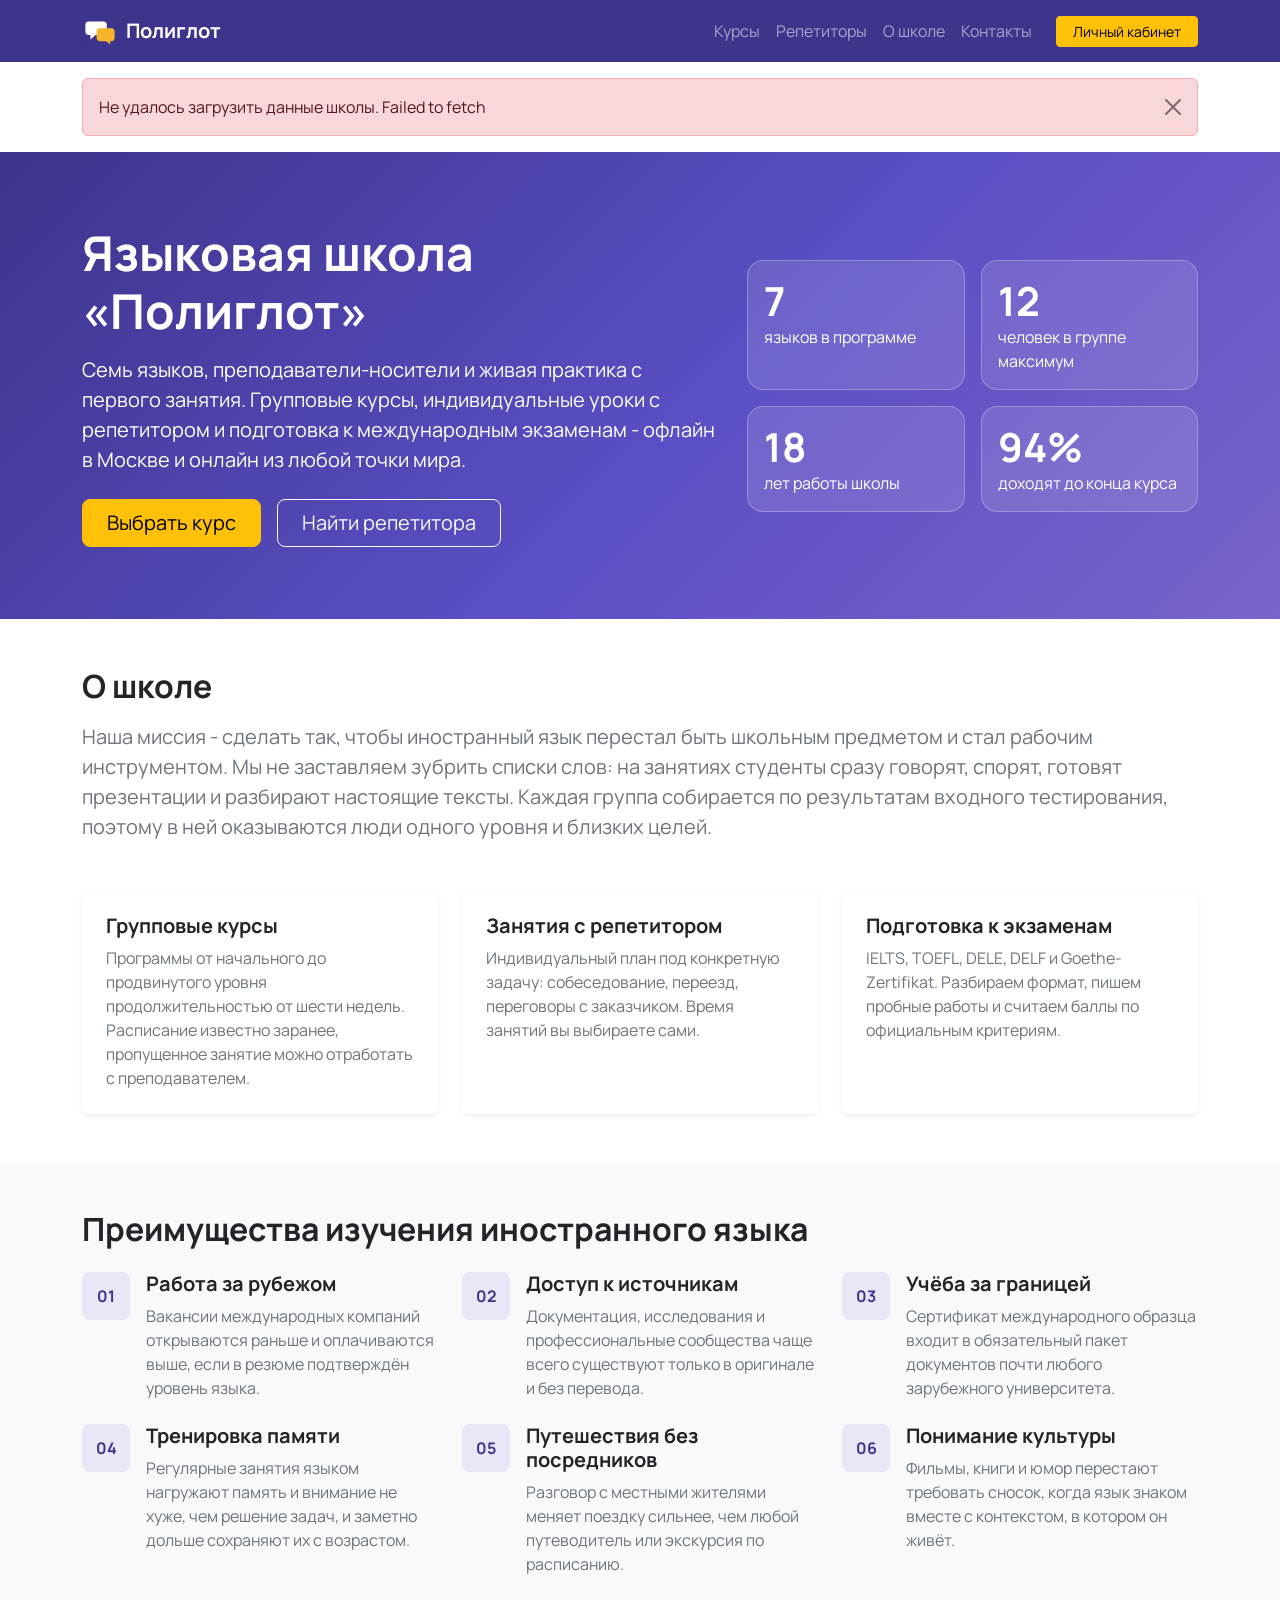
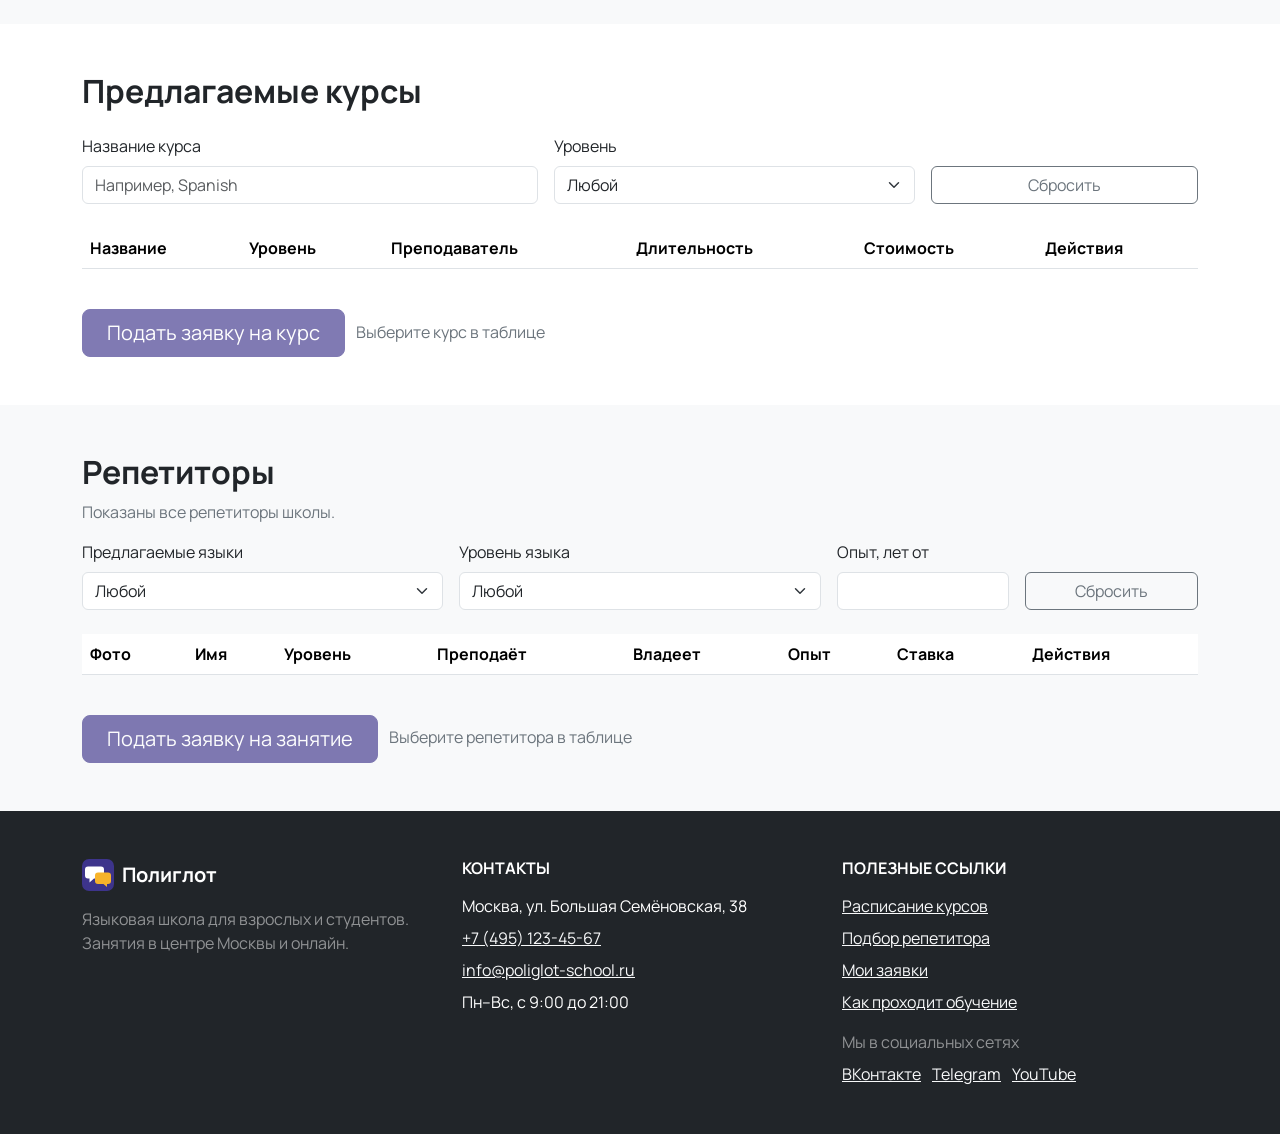
<file: index.html>
<!DOCTYPE html>
<html lang="ru">
<head>
  <meta charset="UTF-8">
  <meta name="viewport" content="width=device-width, initial-scale=1.0">
  <title>Полиглот - языковая школа</title>
  <link rel="icon" href="images/logo.svg" type="image/svg+xml">
  <link rel="preconnect" href="https://fonts.googleapis.com">
  <link rel="preconnect" href="https://fonts.gstatic.com" crossorigin>
  <link href="https://fonts.googleapis.com/css2?family=Manrope:wght@400;500;700&display=swap" rel="stylesheet">
  <link href="https://cdn.jsdelivr.net/npm/bootstrap@5.3.3/dist/css/bootstrap.min.css" rel="stylesheet">
  <link rel="stylesheet" href="css/style.css">
</head>
<body class="d-flex flex-column min-vh-100">
  <nav class="navbar navbar-expand-lg bg-brand sticky-top" data-bs-theme="dark">
    <div class="container">
      <a class="navbar-brand d-flex align-items-center gap-2 fw-bold" href="index.html">
        <img src="images/logo.svg" width="36" height="36" alt="Логотип школы Полиглот">
        Полиглот
      </a>
      <button class="navbar-toggler" type="button" data-bs-toggle="collapse" data-bs-target="#navbar"
              aria-controls="navbar" aria-expanded="false" aria-label="Показать меню">
        <span class="navbar-toggler-icon"></span>
      </button>
      <div class="collapse navbar-collapse" id="navbar">
        <ul class="navbar-nav ms-auto align-items-lg-center">
          <li class="nav-item"><a class="nav-link" href="#courses">Курсы</a></li>
          <li class="nav-item"><a class="nav-link" href="#tutors">Репетиторы</a></li>
          <li class="nav-item"><a class="nav-link" href="#about">О школе</a></li>
          <li class="nav-item"><a class="nav-link" href="#contacts">Контакты</a></li>
          <li class="nav-item ms-lg-3">
            <a class="btn btn-warning btn-sm px-3" href="account.html">Личный кабинет</a>
          </li>
        </ul>
      </div>
    </div>
  </nav>

  <div class="container mt-3">
    <div class="notifications" aria-live="polite"></div>
  </div>

  <header class="hero text-white py-5">
    <div class="container py-lg-4">
      <div class="row align-items-center g-4">
        <div class="col-lg-7">
          <h1 class="display-5 fw-bold mb-3">Языковая школа «Полиглот»</h1>
          <p class="fs-5 mb-4">
            Семь языков, преподаватели-носители и живая практика с первого занятия.
            Групповые курсы, индивидуальные уроки с репетитором и подготовка
            к международным экзаменам - офлайн в Москве и онлайн из любой точки мира.
          </p>
          <div class="d-flex flex-wrap gap-3">
            <a class="btn btn-warning btn-lg px-4" href="#courses">Выбрать курс</a>
            <a class="btn btn-outline-light btn-lg px-4" href="#tutors">Найти репетитора</a>
          </div>
        </div>
        <div class="col-lg-5">
          <div class="row row-cols-2 g-3">
            <div class="col">
              <div class="hero-figure rounded-4 p-3 h-100">
                <p class="display-6 fw-bold mb-0">7</p>
                <p class="mb-0">языков в программе</p>
              </div>
            </div>
            <div class="col">
              <div class="hero-figure rounded-4 p-3 h-100">
                <p class="display-6 fw-bold mb-0">12</p>
                <p class="mb-0">человек в группе максимум</p>
              </div>
            </div>
            <div class="col">
              <div class="hero-figure rounded-4 p-3 h-100">
                <p class="display-6 fw-bold mb-0">18</p>
                <p class="mb-0">лет работы школы</p>
              </div>
            </div>
            <div class="col">
              <div class="hero-figure rounded-4 p-3 h-100">
                <p class="display-6 fw-bold mb-0">94%</p>
                <p class="mb-0">доходят до конца курса</p>
              </div>
            </div>
          </div>
        </div>
      </div>
    </div>
  </header>

  <main class="flex-grow-1">
    <section class="py-5" id="about">
      <div class="container">
        <h2 class="fw-bold mb-3">О школе</h2>
        <p class="fs-5 text-secondary mb-5">
          Наша миссия - сделать так, чтобы иностранный язык перестал быть школьным предметом
          и стал рабочим инструментом. Мы не заставляем зубрить списки слов: на занятиях
          студенты сразу говорят, спорят, готовят презентации и разбирают настоящие тексты.
          Каждая группа собирается по результатам входного тестирования, поэтому в ней
          оказываются люди одного уровня и близких целей.
        </p>
        <div class="row row-cols-1 row-cols-md-3 g-4">
          <div class="col">
            <div class="card h-100 border-0 shadow-sm">
              <div class="card-body p-4">
                <h3 class="h5 fw-bold">Групповые курсы</h3>
                <p class="card-text text-secondary mb-0">
                  Программы от начального до продвинутого уровня продолжительностью
                  от шести недель. Расписание известно заранее, пропущенное занятие
                  можно отработать с преподавателем.
                </p>
              </div>
            </div>
          </div>
          <div class="col">
            <div class="card h-100 border-0 shadow-sm">
              <div class="card-body p-4">
                <h3 class="h5 fw-bold">Занятия с репетитором</h3>
                <p class="card-text text-secondary mb-0">
                  Индивидуальный план под конкретную задачу: собеседование, переезд,
                  переговоры с заказчиком. Время занятий вы выбираете сами.
                </p>
              </div>
            </div>
          </div>
          <div class="col">
            <div class="card h-100 border-0 shadow-sm">
              <div class="card-body p-4">
                <h3 class="h5 fw-bold">Подготовка к экзаменам</h3>
                <p class="card-text text-secondary mb-0">
                  IELTS, TOEFL, DELE, DELF и Goethe-Zertifikat. Разбираем формат,
                  пишем пробные работы и считаем баллы по официальным критериям.
                </p>
              </div>
            </div>
          </div>
        </div>
      </div>
    </section>

    <section class="py-5 bg-light" id="advantages">
      <div class="container">
        <h2 class="fw-bold mb-4">Преимущества изучения иностранного языка</h2>
        <div class="row row-cols-1 row-cols-md-2 row-cols-lg-3 g-4">
          <div class="col">
            <div class="d-flex gap-3">
              <div class="advantage-icon rounded-3 d-flex align-items-center justify-content-center fw-bold flex-shrink-0">01</div>
              <div>
                <h3 class="h5 fw-bold">Работа за рубежом</h3>
                <p class="text-secondary mb-0">
                  Вакансии международных компаний открываются раньше и оплачиваются выше,
                  если в резюме подтверждён уровень языка.
                </p>
              </div>
            </div>
          </div>
          <div class="col">
            <div class="d-flex gap-3">
              <div class="advantage-icon rounded-3 d-flex align-items-center justify-content-center fw-bold flex-shrink-0">02</div>
              <div>
                <h3 class="h5 fw-bold">Доступ к источникам</h3>
                <p class="text-secondary mb-0">
                  Документация, исследования и профессиональные сообщества чаще всего
                  существуют только в оригинале и без перевода.
                </p>
              </div>
            </div>
          </div>
          <div class="col">
            <div class="d-flex gap-3">
              <div class="advantage-icon rounded-3 d-flex align-items-center justify-content-center fw-bold flex-shrink-0">03</div>
              <div>
                <h3 class="h5 fw-bold">Учёба за границей</h3>
                <p class="text-secondary mb-0">
                  Сертификат международного образца входит в обязательный пакет документов
                  почти любого зарубежного университета.
                </p>
              </div>
            </div>
          </div>
          <div class="col">
            <div class="d-flex gap-3">
              <div class="advantage-icon rounded-3 d-flex align-items-center justify-content-center fw-bold flex-shrink-0">04</div>
              <div>
                <h3 class="h5 fw-bold">Тренировка памяти</h3>
                <p class="text-secondary mb-0">
                  Регулярные занятия языком нагружают память и внимание не хуже,
                  чем решение задач, и заметно дольше сохраняют их с возрастом.
                </p>
              </div>
            </div>
          </div>
          <div class="col">
            <div class="d-flex gap-3">
              <div class="advantage-icon rounded-3 d-flex align-items-center justify-content-center fw-bold flex-shrink-0">05</div>
              <div>
                <h3 class="h5 fw-bold">Путешествия без посредников</h3>
                <p class="text-secondary mb-0">
                  Разговор с местными жителями меняет поездку сильнее, чем любой
                  путеводитель или экскурсия по расписанию.
                </p>
              </div>
            </div>
          </div>
          <div class="col">
            <div class="d-flex gap-3">
              <div class="advantage-icon rounded-3 d-flex align-items-center justify-content-center fw-bold flex-shrink-0">06</div>
              <div>
                <h3 class="h5 fw-bold">Понимание культуры</h3>
                <p class="text-secondary mb-0">
                  Фильмы, книги и юмор перестают требовать сносок, когда язык
                  знаком вместе с контекстом, в котором он живёт.
                </p>
              </div>
            </div>
          </div>
        </div>
      </div>
    </section>

    <section class="py-5" id="courses">
      <div class="container">
        <h2 class="fw-bold mb-4">Предлагаемые курсы</h2>

        <form class="row g-3 align-items-end mb-4 courses-search">
          <div class="col-12 col-md-5">
            <label class="form-label" for="course-name">Название курса</label>
            <input class="form-control" type="search" id="course-name" name="name" placeholder="Например, Spanish">
          </div>
          <div class="col-12 col-md-4">
            <label class="form-label" for="course-level">Уровень</label>
            <select class="form-select" id="course-level" name="level">
              <option value="">Любой</option>
              <option value="Beginner">Начальный</option>
              <option value="Intermediate">Средний</option>
              <option value="Advanced">Продвинутый</option>
            </select>
          </div>
          <div class="col-12 col-md-3">
            <button class="btn btn-outline-secondary w-100" type="reset">Сбросить</button>
          </div>
        </form>

        <div class="table-responsive">
          <table class="table table-hover align-middle">
            <thead>
              <tr>
                <th scope="col">Название</th>
                <th scope="col">Уровень</th>
                <th scope="col">Преподаватель</th>
                <th scope="col">Длительность</th>
                <th scope="col">Стоимость</th>
                <th scope="col">Действия</th>
              </tr>
            </thead>
            <tbody class="courses-body"></tbody>
          </table>
        </div>

        <p class="courses-empty text-secondary d-none">По заданным условиям курсы не найдены.</p>

        <nav aria-label="Страницы списка курсов">
          <ul class="pagination courses-pagination"></ul>
        </nav>

        <div class="course-details card border-0 shadow-sm mt-3 d-none">
          <div class="card-body p-4"></div>
        </div>

        <div class="mt-4">
          <button class="btn btn-primary btn-lg px-4 course-order" type="button" disabled>Подать заявку на курс</button>
          <span class="text-secondary ms-2 course-hint">Выберите курс в таблице</span>
        </div>
      </div>
    </section>

    <section class="py-5 bg-light" id="tutors">
      <div class="container">
        <h2 class="fw-bold mb-2">Репетиторы</h2>
        <p class="text-secondary tutors-note">Показаны все репетиторы школы.</p>

        <form class="row g-3 align-items-end mb-4 tutors-search">
          <div class="col-12 col-md-4">
            <label class="form-label" for="tutor-language">Предлагаемые языки</label>
            <select class="form-select" id="tutor-language" name="language">
              <option value="">Любой</option>
            </select>
          </div>
          <div class="col-12 col-md-4">
            <label class="form-label" for="tutor-level">Уровень языка</label>
            <select class="form-select" id="tutor-level" name="level">
              <option value="">Любой</option>
              <option value="Beginner">Начальный</option>
              <option value="Intermediate">Средний</option>
              <option value="Advanced">Продвинутый</option>
            </select>
          </div>
          <div class="col-12 col-md-2">
            <label class="form-label" for="tutor-experience">Опыт, лет от</label>
            <input class="form-control" type="number" id="tutor-experience" name="experience" min="0" max="50" step="1">
          </div>
          <div class="col-12 col-md-2">
            <button class="btn btn-outline-secondary w-100" type="reset">Сбросить</button>
          </div>
        </form>

        <div class="table-responsive">
          <table class="table table-hover align-middle bg-white">
            <thead>
              <tr>
                <th scope="col">Фото</th>
                <th scope="col">Имя</th>
                <th scope="col">Уровень</th>
                <th scope="col">Преподаёт</th>
                <th scope="col">Владеет</th>
                <th scope="col">Опыт</th>
                <th scope="col">Ставка</th>
                <th scope="col">Действия</th>
              </tr>
            </thead>
            <tbody class="tutors-body"></tbody>
          </table>
        </div>

        <p class="tutors-empty text-secondary d-none">По заданным условиям репетиторы не найдены.</p>

        <div class="mt-4">
          <button class="btn btn-primary btn-lg px-4 tutor-order" type="button" disabled>Подать заявку на занятие</button>
          <span class="text-secondary ms-2 tutor-hint">Выберите репетитора в таблице</span>
        </div>
      </div>
    </section>
  </main>

  <footer class="bg-dark text-white py-5" id="contacts">
    <div class="container">
      <div class="row g-4">
        <div class="col-12 col-lg-4">
          <p class="d-flex align-items-center gap-2 fw-bold fs-5 mb-3">
            <img src="images/logo.svg" width="32" height="32" alt="">
            Полиглот
          </p>
          <p class="text-white-50 mb-0">
            Языковая школа для взрослых и студентов.
            Занятия в центре Москвы и онлайн.
          </p>
        </div>
        <div class="col-12 col-sm-6 col-lg-4">
          <h2 class="h6 fw-bold text-uppercase mb-3">Контакты</h2>
          <ul class="list-unstyled mb-0">
            <li class="mb-2">Москва, ул. Большая Семёновская, 38</li>
            <li class="mb-2"><a class="link-light" href="tel:+74951234567">+7 (495) 123-45-67</a></li>
            <li class="mb-2"><a class="link-light" href="mailto:info@poliglot-school.ru">info@poliglot-school.ru</a></li>
            <li>Пн–Вс, с 9:00 до 21:00</li>
          </ul>
        </div>
        <div class="col-12 col-sm-6 col-lg-4">
          <h2 class="h6 fw-bold text-uppercase mb-3">Полезные ссылки</h2>
          <ul class="list-unstyled mb-3">
            <li class="mb-2"><a class="link-light" href="#courses">Расписание курсов</a></li>
            <li class="mb-2"><a class="link-light" href="#tutors">Подбор репетитора</a></li>
            <li class="mb-2"><a class="link-light" href="account.html">Мои заявки</a></li>
            <li><a class="link-light" href="#about">Как проходит обучение</a></li>
          </ul>
          <p class="mb-2 text-white-50">Мы в социальных сетях</p>
          <ul class="list-unstyled list-inline mb-0">
            <li class="list-inline-item"><a class="link-light" href="https://vk.com">ВКонтакте</a></li>
            <li class="list-inline-item"><a class="link-light" href="https://t.me">Telegram</a></li>
            <li class="list-inline-item"><a class="link-light" href="https://youtube.com">YouTube</a></li>
          </ul>
        </div>
      </div>
    </div>
  </footer>

  <div class="modal fade order-modal" tabindex="-1" role="dialog" aria-hidden="true" aria-labelledby="order-modal-title">
    <div class="modal-dialog modal-lg modal-dialog-scrollable modal-dialog-centered">
      <div class="modal-content">
        <div class="modal-header">
          <h2 class="modal-title fs-5 order-form__title" id="order-modal-title">Оформление заявки</h2>
          <button class="btn-close" type="button" data-bs-dismiss="modal" aria-label="Закрыть"></button>
        </div>
        <form class="order-form" novalidate>
          <div class="modal-body order-form__body"></div>
          <div class="modal-footer">
            <button class="btn btn-outline-secondary" type="button" data-bs-dismiss="modal">Отмена</button>
            <button class="btn btn-primary order-form__submit" type="submit">Отправить</button>
          </div>
        </form>
      </div>
    </div>
  </div>

  <script src="https://cdn.jsdelivr.net/npm/bootstrap@5.3.3/dist/js/bootstrap.bundle.min.js"></script>
  <script src="js/api.js"></script>
  <script src="js/common.js"></script>
  <script src="js/order-form.js"></script>
  <script src="js/main.js"></script>
</body>
</html>
</file>
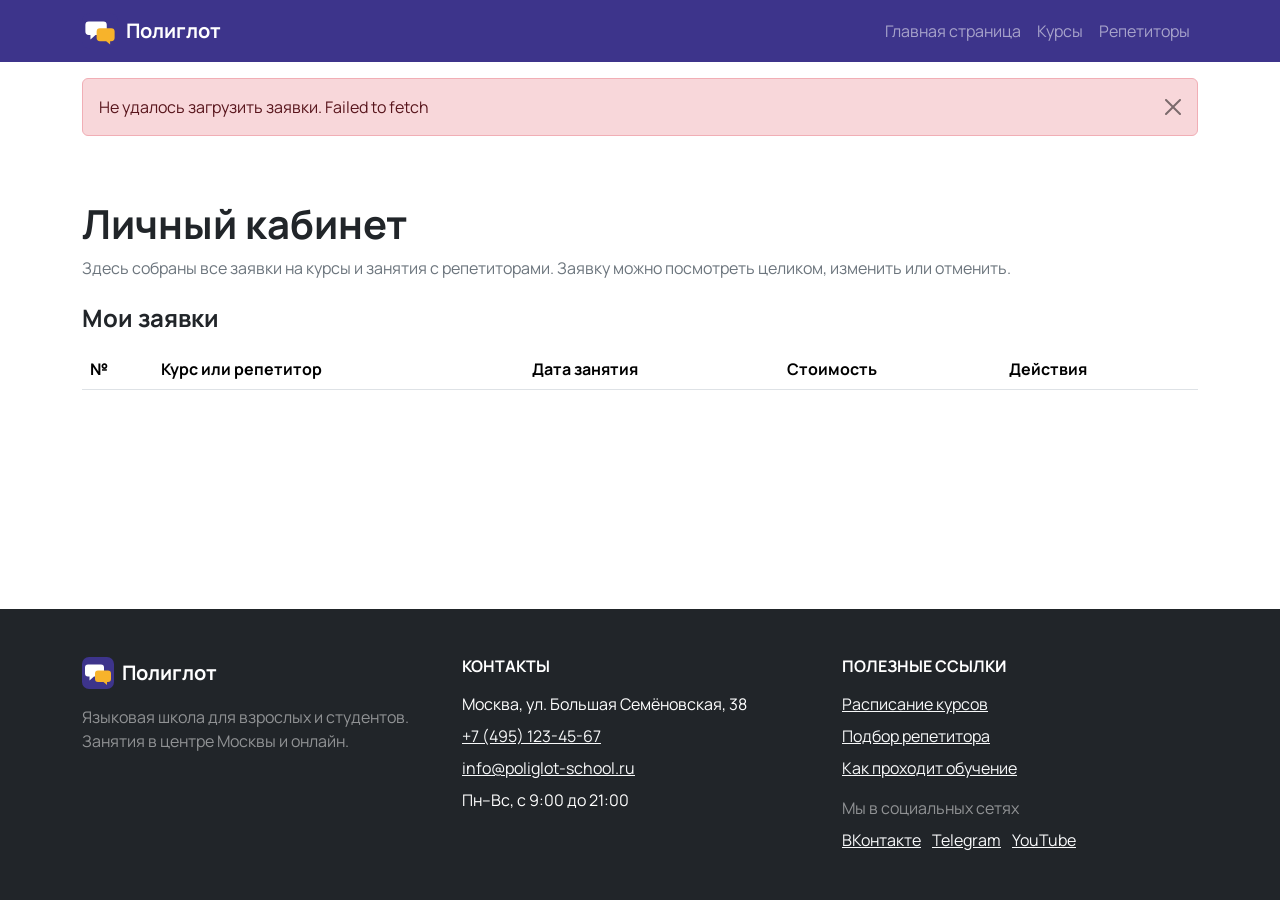
<file: account.html>
<!DOCTYPE html>
<html lang="ru">
<head>
  <meta charset="UTF-8">
  <meta name="viewport" content="width=device-width, initial-scale=1.0">
  <title>Личный кабинет - Полиглот</title>
  <link rel="icon" href="images/logo.svg" type="image/svg+xml">
  <link rel="preconnect" href="https://fonts.googleapis.com">
  <link rel="preconnect" href="https://fonts.gstatic.com" crossorigin>
  <link href="https://fonts.googleapis.com/css2?family=Manrope:wght@400;500;700&display=swap" rel="stylesheet">
  <link href="https://cdn.jsdelivr.net/npm/bootstrap@5.3.3/dist/css/bootstrap.min.css" rel="stylesheet">
  <link rel="stylesheet" href="css/style.css">
</head>
<body class="d-flex flex-column min-vh-100">
  <nav class="navbar navbar-expand-lg bg-brand sticky-top" data-bs-theme="dark">
    <div class="container">
      <a class="navbar-brand d-flex align-items-center gap-2 fw-bold" href="index.html">
        <img src="images/logo.svg" width="36" height="36" alt="Логотип школы Полиглот">
        Полиглот
      </a>
      <button class="navbar-toggler" type="button" data-bs-toggle="collapse" data-bs-target="#navbar"
              aria-controls="navbar" aria-expanded="false" aria-label="Показать меню">
        <span class="navbar-toggler-icon"></span>
      </button>
      <div class="collapse navbar-collapse" id="navbar">
        <ul class="navbar-nav ms-auto align-items-lg-center">
          <li class="nav-item"><a class="nav-link" href="index.html">Главная страница</a></li>
          <li class="nav-item"><a class="nav-link" href="index.html#courses">Курсы</a></li>
          <li class="nav-item"><a class="nav-link" href="index.html#tutors">Репетиторы</a></li>
        </ul>
      </div>
    </div>
  </nav>

  <div class="container mt-3">
    <div class="notifications" aria-live="polite"></div>
  </div>

  <main class="flex-grow-1 py-5">
    <div class="container">
      <h1 class="fw-bold mb-2">Личный кабинет</h1>
      <p class="text-secondary mb-4">
        Здесь собраны все заявки на курсы и занятия с репетиторами.
        Заявку можно посмотреть целиком, изменить или отменить.
      </p>

      <h2 class="h4 fw-bold mb-3">Мои заявки</h2>

      <div class="table-responsive">
        <table class="table table-hover align-middle">
          <thead>
            <tr>
              <th scope="col">№</th>
              <th scope="col">Курс или репетитор</th>
              <th scope="col">Дата занятия</th>
              <th scope="col">Стоимость</th>
              <th scope="col">Действия</th>
            </tr>
          </thead>
          <tbody class="orders-body"></tbody>
        </table>
      </div>

      <p class="orders-empty text-secondary d-none">
        Заявок пока нет. Выберите курс или репетитора на
        <a href="index.html#courses">главной странице</a>.
      </p>

      <nav aria-label="Страницы списка заявок">
        <ul class="pagination orders-pagination"></ul>
      </nav>
    </div>
  </main>

  <footer class="bg-dark text-white py-5">
    <div class="container">
      <div class="row g-4">
        <div class="col-12 col-lg-4">
          <p class="d-flex align-items-center gap-2 fw-bold fs-5 mb-3">
            <img src="images/logo.svg" width="32" height="32" alt="">
            Полиглот
          </p>
          <p class="text-white-50 mb-0">
            Языковая школа для взрослых и студентов.
            Занятия в центре Москвы и онлайн.
          </p>
        </div>
        <div class="col-12 col-sm-6 col-lg-4">
          <h2 class="h6 fw-bold text-uppercase mb-3">Контакты</h2>
          <ul class="list-unstyled mb-0">
            <li class="mb-2">Москва, ул. Большая Семёновская, 38</li>
            <li class="mb-2"><a class="link-light" href="tel:+74951234567">+7 (495) 123-45-67</a></li>
            <li class="mb-2"><a class="link-light" href="mailto:info@poliglot-school.ru">info@poliglot-school.ru</a></li>
            <li>Пн–Вс, с 9:00 до 21:00</li>
          </ul>
        </div>
        <div class="col-12 col-sm-6 col-lg-4">
          <h2 class="h6 fw-bold text-uppercase mb-3">Полезные ссылки</h2>
          <ul class="list-unstyled mb-3">
            <li class="mb-2"><a class="link-light" href="index.html#courses">Расписание курсов</a></li>
            <li class="mb-2"><a class="link-light" href="index.html#tutors">Подбор репетитора</a></li>
            <li><a class="link-light" href="index.html#about">Как проходит обучение</a></li>
          </ul>
          <p class="mb-2 text-white-50">Мы в социальных сетях</p>
          <ul class="list-unstyled list-inline mb-0">
            <li class="list-inline-item"><a class="link-light" href="https://vk.com">ВКонтакте</a></li>
            <li class="list-inline-item"><a class="link-light" href="https://t.me">Telegram</a></li>
            <li class="list-inline-item"><a class="link-light" href="https://youtube.com">YouTube</a></li>
          </ul>
        </div>
      </div>
    </div>
  </footer>

  <div class="modal fade order-modal" tabindex="-1" role="dialog" aria-hidden="true" aria-labelledby="order-modal-title">
    <div class="modal-dialog modal-lg modal-dialog-scrollable modal-dialog-centered">
      <div class="modal-content">
        <div class="modal-header">
          <h2 class="modal-title fs-5 order-form__title" id="order-modal-title">Редактирование заявки</h2>
          <button class="btn-close" type="button" data-bs-dismiss="modal" aria-label="Закрыть"></button>
        </div>
        <form class="order-form" novalidate>
          <div class="modal-body order-form__body"></div>
          <div class="modal-footer">
            <button class="btn btn-outline-secondary" type="button" data-bs-dismiss="modal">Отмена</button>
            <button class="btn btn-primary order-form__submit" type="submit">Сохранить</button>
          </div>
        </form>
      </div>
    </div>
  </div>

  <div class="modal fade details-modal" tabindex="-1" role="dialog" aria-hidden="true" aria-labelledby="details-modal-title">
    <div class="modal-dialog modal-lg modal-dialog-scrollable modal-dialog-centered">
      <div class="modal-content">
        <div class="modal-header">
          <h2 class="modal-title fs-5" id="details-modal-title">Просмотр заявки</h2>
          <button class="btn-close" type="button" data-bs-dismiss="modal" aria-label="Закрыть"></button>
        </div>
        <div class="modal-body details-modal__body"></div>
        <div class="modal-footer">
          <button class="btn btn-primary" type="button" data-bs-dismiss="modal">Закрыть</button>
        </div>
      </div>
    </div>
  </div>

  <div class="modal fade delete-modal" tabindex="-1" role="dialog" aria-hidden="true" aria-labelledby="delete-modal-title">
    <div class="modal-dialog modal-dialog-centered">
      <div class="modal-content">
        <div class="modal-header">
          <h2 class="modal-title fs-5" id="delete-modal-title">Удаление заявки</h2>
          <button class="btn-close" type="button" data-bs-dismiss="modal" aria-label="Закрыть"></button>
        </div>
        <div class="modal-body">
          <p class="mb-0">Вы уверены, что хотите удалить заявку?</p>
        </div>
        <div class="modal-footer">
          <button class="btn btn-outline-secondary" type="button" data-bs-dismiss="modal">Нет</button>
          <button class="btn btn-danger delete-modal__confirm" type="button">Да</button>
        </div>
      </div>
    </div>
  </div>

  <script src="https://cdn.jsdelivr.net/npm/bootstrap@5.3.3/dist/js/bootstrap.bundle.min.js"></script>
  <script src="js/api.js"></script>
  <script src="js/common.js"></script>
  <script src="js/order-form.js"></script>
  <script src="js/account.js"></script>
</body>
</html>
</file>
<file: css/style.css>
:root {
  --brand: #3d348b;
  --brand-dark: #2f2870;
  --brand-light: #e9e7f5;
  --accent: #f7b32b;
}

body {
  font-family: 'Manrope', Arial, sans-serif;
}

.bg-brand {
  background-color: var(--brand);
}

.text-brand {
  color: var(--brand);
}

.btn-primary {
  --bs-btn-bg: var(--brand);
  --bs-btn-border-color: var(--brand);
  --bs-btn-hover-bg: var(--brand-dark);
  --bs-btn-hover-border-color: var(--brand-dark);
  --bs-btn-active-bg: var(--brand-dark);
  --bs-btn-active-border-color: var(--brand-dark);
  --bs-btn-disabled-bg: var(--brand);
  --bs-btn-disabled-border-color: var(--brand);
}

.btn-outline-primary {
  --bs-btn-color: var(--brand);
  --bs-btn-border-color: var(--brand);
  --bs-btn-hover-bg: var(--brand);
  --bs-btn-hover-border-color: var(--brand);
  --bs-btn-active-bg: var(--brand);
  --bs-btn-active-border-color: var(--brand);
}

.pagination {
  --bs-pagination-color: var(--brand);
  --bs-pagination-hover-color: var(--brand-dark);
  --bs-pagination-active-bg: var(--brand);
  --bs-pagination-active-border-color: var(--brand);
}

.form-control:focus,
.form-select:focus,
.form-check-input:focus {
  border-color: var(--brand);
  box-shadow: 0 0 0 0.25rem rgba(61, 52, 139, 0.25);
}

.form-check-input:checked {
  background-color: var(--brand);
  border-color: var(--brand);
}

.hero {
  background: linear-gradient(135deg, var(--brand) 0%, #5a4fc4 55%, #7a63c9 100%);
}

.hero-figure {
  background-color: rgba(255, 255, 255, 0.12);
  border: 1px solid rgba(255, 255, 255, 0.25);
}

.advantage-icon {
  width: 48px;
  height: 48px;
  background-color: var(--brand-light);
  color: var(--brand);
}

.selectable-row {
  cursor: pointer;
}

.table-selected,
.table-selected > td {
  background-color: var(--brand-light);
}

.tutor-photo {
  width: 56px;
  height: 56px;
  object-fit: cover;
}

.description-cell {
  max-width: 22rem;
  display: -webkit-box;
  -webkit-line-clamp: 2;
  -webkit-box-orient: vertical;
  overflow: hidden;
}

.notifications:empty {
  display: none;
}
</file>
